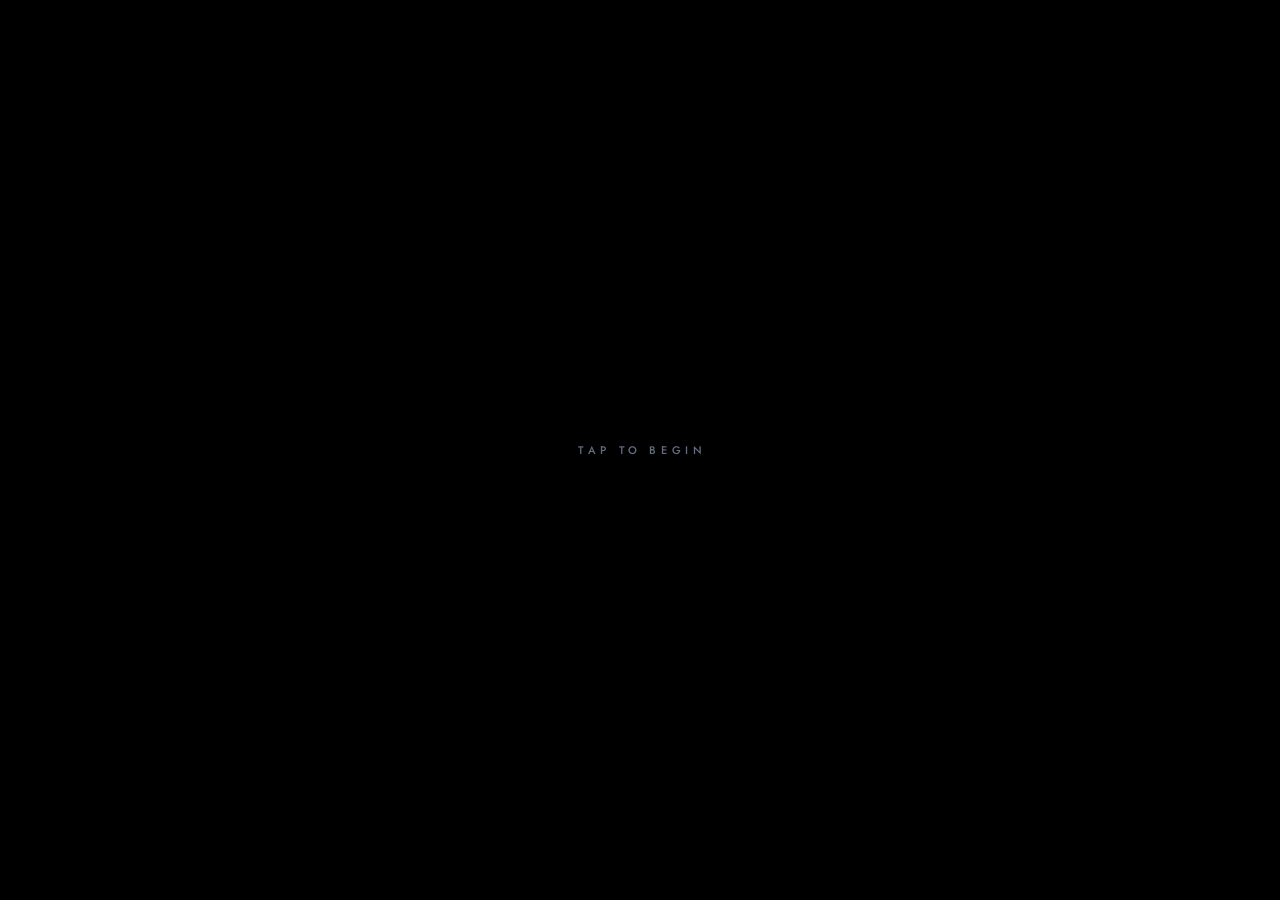
<file: index.html>
<!DOCTYPE html>
<html lang="en"><head><meta charset="utf-8">
<meta name="viewport" content="width=device-width,initial-scale=1,viewport-fit=cover">
<meta name="theme-color" content="#000000">
<title>SIDDUVERSE</title>
<link rel="stylesheet" href="https://fonts.googleapis.com/css2?family=Cormorant+Garamond:ital,wght@0,500;0,600;1,500&family=Jost:wght@400;500&display=swap">
<style>
*{box-sizing:border-box;-webkit-tap-highlight-color:transparent}
html,body{margin:0;height:100%;background:#000;overflow:hidden;color:#e8eeff;font-family:Jost,system-ui,sans-serif;overscroll-behavior:none;-webkit-user-select:none;user-select:none}
canvas{position:fixed;inset:0;width:100%;height:100%;display:block}
#tscrim{position:fixed;inset:0;pointer-events:none;opacity:0;transition:opacity 2.4s;background:linear-gradient(to bottom,rgba(2,5,16,0) 38%,rgba(2,5,16,.55) 66%,rgba(2,5,16,.35) 100%)}
#tscrim.on{opacity:1}
#title{position:fixed;left:0;right:0;top:41%;transform:translateY(-50%);text-align:center;padding:0 5%;pointer-events:none;opacity:0;transition:opacity 3.2s ease,top 2.6s cubic-bezier(.45,0,.2,1)}
#title.on{opacity:1}#title.up{top:14%}
#title h1{margin:0;font:500 clamp(28px,8.4vw,74px) "Cormorant Garamond",Georgia,serif;letter-spacing:.3em;text-indent:.3em;white-space:nowrap;color:#f2f5ff;text-shadow:0 0 28px rgba(2,5,16,.95),0 2px 8px rgba(2,5,16,.9),0 0 46px rgba(150,170,255,.25)}
#title p{margin:12px 0 0;font:italic 500 clamp(16px,4.4vw,23px) "Cormorant Garamond",Georgia,serif;letter-spacing:.04em;color:#cbd7ff;opacity:0;transition:opacity 2.8s ease 1.6s;text-shadow:0 0 18px rgba(2,5,16,.95),0 2px 6px rgba(2,5,16,.9)}
#title.on p{opacity:1}
#tx{position:fixed;left:0;right:0;top:58%;padding:0 9%;text-align:center;pointer-events:none;font:500 clamp(21px,5.6vw,32px)/1.45 "Cormorant Garamond",Georgia,serif;color:#f1f4ff;opacity:0;transition:opacity .7s ease;text-shadow:0 0 18px rgba(2,5,16,.95),0 2px 6px rgba(2,5,16,.9)}
#tx.on{opacity:1}#tx.slow{transition:opacity .9s ease}#tx.name{letter-spacing:.04em;text-shadow:0 0 18px rgba(2,5,16,.95),0 2px 6px rgba(2,5,16,.9),0 0 30px rgba(170,190,255,.45)}
#gate{position:fixed;left:0;right:0;top:50%;transform:translateY(-50%);text-align:center;font:500 11px Jost,sans-serif;letter-spacing:.42em;color:#b9c6ee;opacity:0;transition:opacity 1.6s;pointer-events:none;text-indent:.42em}
#gate.on{opacity:.55}
#begin{position:fixed;left:50%;bottom:calc(env(safe-area-inset-bottom,0px) + 11%);transform:translateX(-50%);padding:16px 30px;min-height:52px;border-radius:999px;border:1px solid rgba(200,214,255,.7);background:rgba(6,10,26,.55);backdrop-filter:blur(6px);-webkit-backdrop-filter:blur(6px);color:#e8eeff;font:500 13px Jost,sans-serif;letter-spacing:.3em;text-indent:.3em;white-space:nowrap;cursor:pointer;opacity:0;visibility:hidden;transition:opacity 1.8s,box-shadow .5s,visibility 0s 1.8s}
#begin.on{opacity:1;visibility:visible;transition:opacity 1.8s,box-shadow .5s;box-shadow:0 0 30px rgba(150,170,255,.28)}
#begin:hover{box-shadow:0 0 36px rgba(170,190,255,.45)}
:focus-visible{outline:2px solid #9fb4ff;outline-offset:4px}
#mute{position:fixed;top:calc(env(safe-area-inset-top,0px) + 14px);right:14px;z-index:5;width:40px;height:40px;border-radius:50%;border:1px solid rgba(160,185,230,.28);background:rgba(5,9,22,.45);color:rgba(223,230,242,.85);cursor:pointer;display:grid;place-items:center;padding:0;backdrop-filter:blur(6px);-webkit-backdrop-filter:blur(6px);opacity:0;transition:opacity 2s}
#mute.on{opacity:1}
#mute svg{width:19px;height:19px;fill:none;stroke:currentColor;stroke-width:1.4;stroke-linecap:round;stroke-linejoin:round}
#mute .slash{display:none}#mute.off .slash{display:block}#mute.off .wave{display:none}
#skip{position:fixed;top:calc(env(safe-area-inset-top,0px) + 14px);left:14px;z-index:5;height:40px;padding:0 14px;border-radius:20px;border:1px solid rgba(160,185,230,.25);background:rgba(5,9,22,.4);color:rgba(210,220,245,.75);font:500 10px Jost,sans-serif;letter-spacing:.26em;cursor:pointer;display:none}
#skip.on{display:block}
#orig{position:fixed;inset:0;width:100%;height:100%;border:0;background:#050b20;opacity:0;transition:opacity 2.2s ease;z-index:10;pointer-events:none}
#orig.on{opacity:1;pointer-events:auto}
@media (prefers-reduced-motion:reduce){#title{transition:opacity 1.2s ease,top 1s ease}}
</style></head>
<body>
<canvas id="c" aria-label="A distant spiral galaxy above a vast planet"></canvas>
<div id="tscrim"></div>
<div id="title"><h1>SIDDUVERSE</h1><p>A little world hidden in the stars.</p></div>
<div id="tx" aria-live="polite"></div>
<div id="gate">TAP TO BEGIN</div>
<button id="begin">INITIALISE JOURNEY</button>
<button id="skip" aria-label="Skip the opening">SKIP</button>
<button id="mute" aria-label="Sound on. Tap to mute"><svg viewBox="0 0 24 24" aria-hidden="true"><path d="M4 9.5v5h3.6L12 18.5v-13L7.6 9.5H4z"/><path class="wave" d="M15.5 9a4.2 4.2 0 0 1 0 6M18 6.5a8 8 0 0 1 0 11"/><path class="slash" d="M16 9.5l5 5M21 9.5l-5 5"/></svg></button>
<script>
(()=>{'use strict';
/* =====================================================================
   CONFIG — edit here
   ===================================================================== */
const CFG={
  ORIGIN_URL:'ORIGIN.html',          // the file/page that holds ORIGIN
  VOICE:[null,null,null,null,null,null], // optional: one audio file per transmission line, e.g. 'audio/line1.mp3'
  KEY:{seen:'sv_opening_seen',mute:'sv_mute'}
};
/* the exact approved transmission — do not edit without checking */
const LINES=[
 "Every journey has a beginning.",
 "And no explorer should have to discover an entire universe alone.",
 "Somewhere in this place, a companion is waiting.",
 "Her name is Juno.",
 "You’ll meet her when the time is right.",
 "For now, there’s somewhere you need to begin."
];
const IMG="[data-uri]";

/* ===================================================================== */
const $=id=>document.getElementById(id);
const wait=ms=>new Promise(r=>setTimeout(r,ms));
const R=matchMedia('(prefers-reduced-motion:reduce)').matches;
const K=R?.4:1;                                   // reduced-motion: everything ~2.5x quicker, no drifting stars
const clamp=(v,a,b)=>Math.max(a,Math.min(b,v));
const lerp=(a,b,t)=>a+(b-a)*t;
const ease=t=>t<.5?4*t*t*t:1-Math.pow(-2*t+2,3)/2;
const easeIn=t=>t*t*t;const lin=t=>t;
const ls={get(k){try{return localStorage.getItem(k)}catch(e){return null}},set(k,v){try{localStorage.setItem(k,v)}catch(e){}}};
const COARSE=matchMedia('(pointer:coarse)').matches;

/* ---------- tweens ---------- */
const TW=[];
function tween(o,to,ms,ez=ease){return new Promise(res=>{
  for(let i=TW.length;i--;)if(TW[i].o===o){const t=TW.splice(i,1)[0];t.res()}
  const from={};for(const k in to)from[k]=o[k];
  TW.push({o,from,to,t:0,d:Math.max(ms*K,1)/1000,ez,res})})}
function step(dt){for(let i=TW.length;i--;){const w=TW[i];w.t+=dt;const k=Math.min(1,w.t/w.d),e=w.ez(k);for(const p in w.to)w.o[p]=lerp(w.from[p],w.to[p],e);if(k>=1){TW.splice(i,1);w.res()}}}

/* ---------- scene ---------- */
const cv=$('c'),ctx=cv.getContext('2d',{alpha:false});
const IW=768,IH=1246;
const S={stars:0,img:0,mask:1,navy:0};
const camY={cy:IH*.34},camZ={z:1.0};
let W=0,H=0,DPR=1,vig=null,T=0,started=false,done=false;
const img=new Image();
const N=COARSE?150:240,ST=[];
(()=>{let s=12345;const r=()=>{s=(s*1664525+1013904223)>>>0;return s/4294967296};
 for(let i=0;i<N;i++)ST.push({a:r()*6.283,r:r()*Math.max(innerWidth,innerHeight)*.7,v:4+r()*26,z:.4+r()*1.2,ph:r()*6.28,sp:.5+r()*2});})();
function resize(){
  W=innerWidth;H=innerHeight;DPR=Math.min(devicePixelRatio||1,COARSE?1.25:1.5);
  cv.width=Math.round(W*DPR);cv.height=Math.round(H*DPR);ctx.setTransform(DPR,0,0,DPR,0,0);
  vig=document.createElement('canvas');vig.width=Math.max(2,Math.round(W/2));vig.height=Math.max(2,Math.round(H/2));
  const g=vig.getContext('2d'),w=vig.width,h=vig.height,gr=g.createRadialGradient(w/2,h/2,Math.min(w,h)*.35,w/2,h/2,Math.max(w,h)*.8);
  gr.addColorStop(0,'rgba(0,0,0,0)');gr.addColorStop(1,'rgba(0,0,0,.34)');g.fillStyle=gr;g.fillRect(0,0,w,h);
}
addEventListener('resize',resize);

function draw(dt){
  const s=Math.max(W/IW,H/IH)*camZ.z,sw=W/s,sh=H/s;
  const cy=clamp(camY.cy,sh/2,IH-sh/2),sx=clamp(IW/2-sw/2,0,Math.max(0,IW-sw)),sy=cy-sh/2;
  ctx.globalCompositeOperation='source-over';ctx.globalAlpha=1;ctx.fillStyle='#000';ctx.fillRect(0,0,W,H);
  // the galaxy and the planet (one approved image)
  if(S.img>.002&&img.complete&&img.naturalWidth){ctx.globalAlpha=S.img;try{ctx.drawImage(img,sx,sy,sw,sh,0,0,W,H)}catch(e){}ctx.globalAlpha=1}
  // the planet rises out of the dark
  if(S.mask>.002){const yb=(IH*.655-sy)*s,y0=yb-H*.14,g=ctx.createLinearGradient(0,y0,0,y0+H*.24);g.addColorStop(0,'rgba(0,0,0,0)');g.addColorStop(1,'rgba(0,0,0,1)');
    ctx.globalAlpha=S.mask;ctx.fillStyle=g;ctx.fillRect(0,y0,W,H*.24);ctx.fillStyle='#000';ctx.fillRect(0,y0+H*.24-1,W,H);ctx.globalAlpha=1}
  // stars drifting outward — the slow feeling of moving forward
  const vis=Math.floor(S.stars*N),cx0=W/2,cy0=H*.46,maxR=Math.hypot(W,H)*.55;
  ctx.fillStyle='#dfe9ff';
  for(let i=0;i<vis;i++){const t=ST[i];if(!R&&dt)t.r+=t.v*t.z*dt*(1+Math.min(T,60)/50);if(t.r>maxR)t.r=2+Math.random()*30;
    const x=cx0+Math.cos(t.a)*t.r,y=cy0+Math.sin(t.a)*t.r,fi=clamp(t.r/60,0,1),tw=.6+.4*Math.sin(T*t.sp+t.ph);
    ctx.globalAlpha=Math.min(1,(S.stars*1.4-i/N))*fi*tw*.8;const sz=.5+t.z*.9+t.r/maxR*.9;ctx.fillRect(x-sz/2,y-sz/2,sz,sz)}
  ctx.globalAlpha=1;
  ctx.drawImage(vig,0,0,W,H);
  if(S.navy>.002){ctx.globalAlpha=S.navy;ctx.fillStyle='#050b20';ctx.fillRect(0,0,W,H);ctx.globalAlpha=1}
}
let last=performance.now(),raf=0;
function frame(now){
  raf=requestAnimationFrame(frame);
  if(document.hidden){last=now;return}
  const dt=Math.min((now-last)/1000,.05);last=now;T+=dt;step(dt);draw(dt);
}
document.addEventListener('visibilitychange',()=>{last=performance.now();if(AC)document.hidden?AC.suspend().catch(()=>{}):AC.resume().catch(()=>{})});

/* ---------- audio: low rumble, faint ambience, one soft swell. All optional. ---------- */
let AC=null,master=null,rumG=null,subG=null,padG=null,muted=ls.get(CFG.KEY.mute)==='1',astarted=false,voiceEl=null;
function setMuteUI(){const b=$('mute');b.classList.toggle('off',muted);b.setAttribute('aria-label',muted?'Sound off. Tap to unmute':'Sound on. Tap to mute')}
setMuteUI();
function audioStart(){
  if(astarted){if(AC&&AC.state==='suspended')AC.resume().catch(()=>{});return}
  astarted=true;
  try{
    AC=new(window.AudioContext||window.webkitAudioContext)();master=AC.createGain();master.gain.value=muted?0:1;master.connect(AC.destination);
    const len=AC.sampleRate*4,buf=AC.createBuffer(1,len,AC.sampleRate),d=buf.getChannelData(0);let l=0;for(let i=0;i<len;i++){l=(l+.02*(Math.random()*2-1))/1.02;d[i]=l*3.5}
    const ns=AC.createBufferSource();ns.buffer=buf;ns.loop=true;const lp=AC.createBiquadFilter();lp.type='lowpass';lp.frequency.value=110;lp.Q.value=.7;
    rumG=AC.createGain();rumG.gain.value=0;ns.connect(lp);lp.connect(rumG);rumG.connect(master);ns.start();
    const sub=AC.createOscillator();sub.type='sine';sub.frequency.value=41;subG=AC.createGain();subG.gain.value=0;sub.connect(subG);subG.connect(master);sub.start();
    const lfo=AC.createOscillator(),lg=AC.createGain();lfo.frequency.value=.07;lg.gain.value=.02;lfo.connect(lg);lg.connect(subG.gain);lfo.start();
    const pl=AC.createBiquadFilter();pl.type='lowpass';pl.frequency.value=1100;padG=AC.createGain();padG.gain.value=0;pl.connect(padG);padG.connect(master);
    [[220,0],[329.6,4],[440,-5],[554.4,3]].forEach(([f,dt],i)=>{const o=AC.createOscillator();o.type='sine';o.frequency.value=f;o.detune.value=dt;const g=AC.createGain();g.gain.value=i?.35:.6;o.connect(g);g.connect(pl);o.start()});
    const t=AC.currentTime;rumG.gain.setTargetAtTime(.55,t,2.2);subG.gain.setTargetAtTime(.1,t,2.6);
  }catch(e){AC=null}
}
function rumbleSettle(){if(!AC)return;const t=AC.currentTime;rumG.gain.setTargetAtTime(.2,t,3);subG.gain.setTargetAtTime(.05,t,3)}
function padUp(){if(!AC)return;padG.gain.setTargetAtTime(.02,AC.currentTime,3)}
function swell(){if(!AC)return;const t=AC.currentTime;padG.gain.setTargetAtTime(.05,t,.9);rumG.gain.setTargetAtTime(.45,t,.9);setTimeout(()=>{if(AC&&padG){padG.gain.setTargetAtTime(0,AC.currentTime,1.2);rumG.gain.setTargetAtTime(0,AC.currentTime,1.2);subG.gain.setTargetAtTime(0,AC.currentTime,1.2)}},2600)}
$('mute').onclick=e=>{e.stopPropagation();audioStart();muted=!muted;ls.set(CFG.KEY.mute,muted?'1':'0');setMuteUI();if(master)master.gain.setTargetAtTime(muted?0:1,AC.currentTime,.12);if(voiceEl)voiceEl.muted=muted};
function playVoice(i){const src=CFG.VOICE[i];if(!src||muted)return Promise.resolve();return new Promise(res=>{try{const a=new Audio(src);voiceEl=a;a.onended=a.onerror=()=>res();a.play().catch(()=>res())}catch(e){res()}})}

/* ---------- input ---------- */
let tapWaiters=[];
addEventListener('pointerdown',e=>{if(e.target.closest&&e.target.closest('#mute,#skip,#begin'))return;audioStart();const w=tapWaiters;tapWaiters=[];w.forEach(f=>f())});
addEventListener('keydown',e=>{if(e.key==='Enter'||e.key===' '){if(document.activeElement&&document.activeElement.tagName==='BUTTON')return;audioStart();const w=tapWaiters;tapWaiters=[];w.forEach(f=>f());if(started&&$('begin').classList.contains('on')){e.preventDefault();begin()}}});
const nextTap=()=>new Promise(r=>tapWaiters.push(r));
const sleepOrTap=ms=>Promise.race([wait(ms*K),nextTap()]);

/* ---------- the sequence ---------- */
async function run(){
  const g=$('gate');
  await wait(700);g.classList.add('on');
  await Promise.race([nextTap(),wait(7000)]);          // a tap starts with sound; otherwise it begins silently
  g.classList.remove('on');started=true;
  if(ls.get(CFG.KEY.seen)==='1')$('skip').classList.add('on');
  await wait(700*K);$('mute').classList.add('on');
  // PHASE 01 — the first sight (no text)
  tween(S,{stars:1},4200,lin);
  tween(camZ,{z:1.14},40000,lin);
  tween(camY,{cy:IH*.62},20000,ease);
  await wait(1500*K);padUp();
  tween(S,{img:1},5600);
  await wait(2900*K);
  tween(S,{mask:0},5400);
  await wait(5400*K);rumbleSettle();
  await wait(4200*K);                                   // let the reveal breathe
  if(done)return;
  // PHASE 02 — the title, inside the scene
  $('title').classList.add('on');
  await wait(3400*K);
  if(done)return;
  // PHASE 03 — the first transmission
  $('title').classList.add('up');$('tscrim').classList.add('on');
  await wait(1500*K);
  const tx=$('tx');
  for(let i=0;i<LINES.length&&!done;i++){
    tx.textContent=LINES[i];tx.className=(i===3?'name ':'')+'on';
    const hold=clamp(LINES[i].length*38,1400,2800)+(i===3?400:0);
    await Promise.all([sleepOrTap(750+hold),playVoice(i)]);
    tx.classList.remove('on');await wait(650*K);
  }
  if(done)return;
  // PHASE 04 — initialise journey
  await wait(300*K);$('begin').classList.add('on');$('begin').focus({preventScroll:true});
}

/* ---------- hand-off into ORIGIN: one continuous dive, no loading screen ---------- */
async function begin(){
  if(done)return;done=true;audioStart();ls.set(CFG.KEY.seen,'1');tapWaiters=[];
  $('begin').classList.remove('on');$('skip').classList.remove('on');
  $('tx').classList.remove('on');$('title').classList.remove('on');$('tscrim').classList.remove('on');
  swell();
  tween(S,{mask:0},300);
  tween(camZ,{z:Math.max(camZ.z,2.4)},4400,easeIn);tween(camY,{cy:IH*.86},4400,ease);
  const t0=performance.now();let loaded=false;
  const url=CFG.ORIGIN_URL;
  let fr=null;
  if(url){fr=document.createElement('iframe');fr.id='orig';fr.title='ORIGIN';fr.setAttribute('allow','autoplay');fr.onload=()=>{loaded=true};fr.src=url+(url.indexOf('?')<0?'?':'&')+'hold';document.body.appendChild(fr)}
  await wait(1900*K);tween(S,{navy:1},2300*K);
  await wait(2500*K);
  try{dispatchEvent(new CustomEvent('sidduverse:begin',{detail:{planet:'origin'}}));parent!==window&&parent.postMessage({type:'sidduverse:begin',planet:'origin'},'*')}catch(e){}
  if(!fr)return;
  const t1=performance.now();while(!loaded&&performance.now()-t0<12000)await wait(100);
  if(!loaded){location.href=url;return}
  fr.classList.add('on');try{fr.contentWindow.postMessage({type:'sidduverse:go'},'*')}catch(e){}
  await wait(2400);
  cancelAnimationFrame(raf);cv.style.display='none';$('tscrim').style.display='none';$('mute').style.display='none';
  try{fr.focus()}catch(e){}
}
$('begin').onclick=begin;$('skip').onclick=begin;

/* ---------- boot ---------- */
function boot(){
  resize();
  img.src=IMG;
  img.decode&&img.decode().catch(()=>{});
  raf=requestAnimationFrame(t=>{last=t;frame(t)});
  run();
}
window.__op={get t(){return T},get done(){return done},S,camZ,camY,LINES};
boot();
})();
</script>
</body></html>
</file>
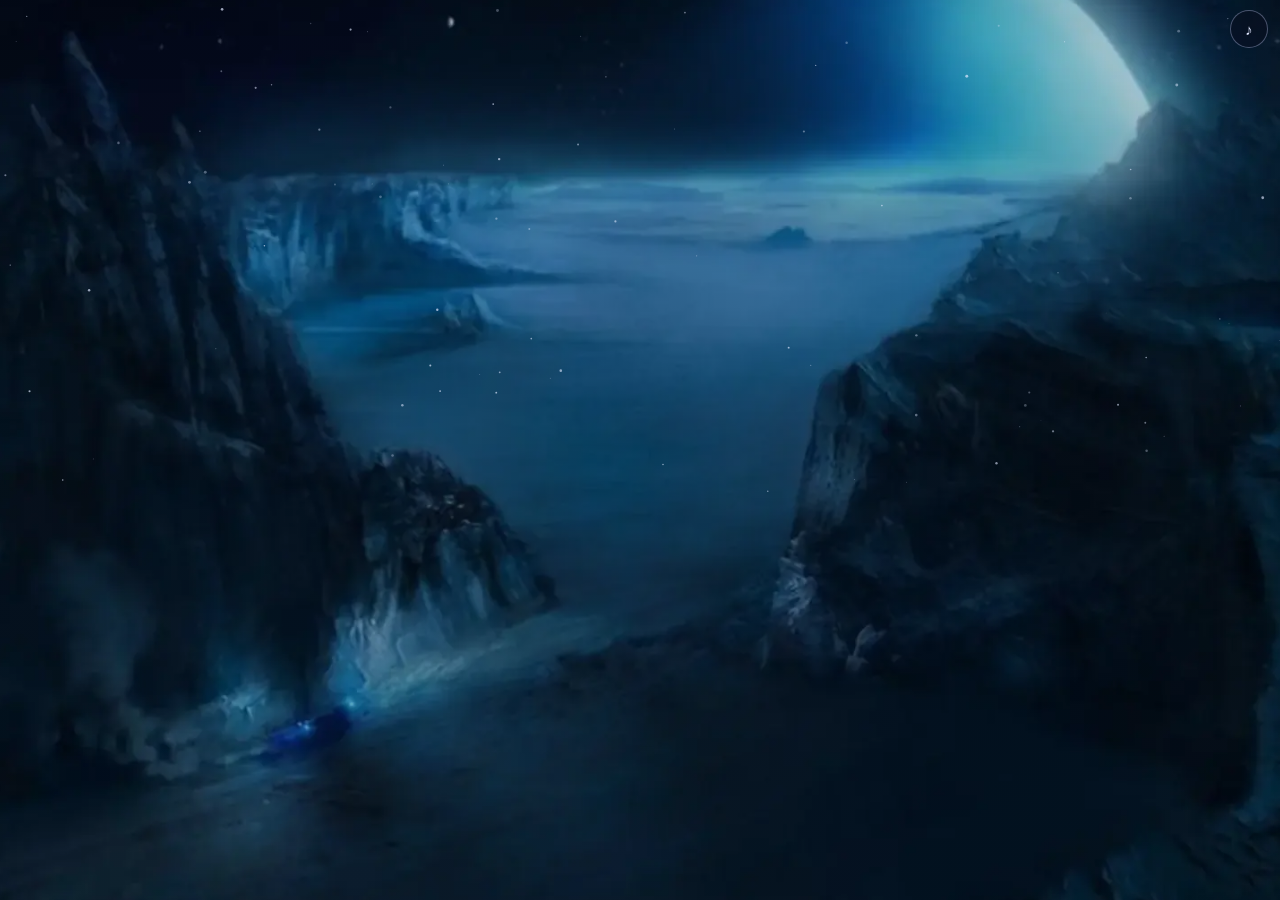
<file: NOVA.html>
<!DOCTYPE html><html lang="en"><head><meta charset="utf-8"><meta name="viewport" content="width=device-width,initial-scale=1,viewport-fit=cover"><title>NOVA — The Final World</title>
<link href="https://fonts.googleapis.com/css2?family=Cormorant+Garamond:ital,wght@0,500;0,600;1,500&family=Jost:wght@400;500&display=swap" rel="stylesheet">
<style>
*{box-sizing:border-box;-webkit-tap-highlight-color:transparent}html,body{margin:0;height:100%;background:#04060f;overflow:hidden;color:#e6ecff;font-family:Jost,system-ui,sans-serif}
#bg{position:fixed;inset:-4%;background:center/cover;transition:transform 3s ease-in-out,opacity 2.5s;opacity:0;transform:scale(1)}
#scrim{position:fixed;inset:0;pointer-events:none;background:radial-gradient(ellipse at 50% 48%,rgba(3,6,18,.5),rgba(3,6,18,.18) 72%)}
#cv{position:fixed;inset:0;width:100%;height:100%}
#txt,#title{position:fixed;left:0;right:0;text-align:center;padding:0 9%;font-family:"Cormorant Garamond",serif;pointer-events:none}
#txt{top:50%;transform:translateY(-50%);font-size:clamp(22px,5.4vw,34px);line-height:1.5;opacity:0;transition:opacity 1.6s}
#txt b{font-weight:600;color:#fff}#txt i{color:#cfd6ff}#txt .big{display:block;margin-top:14px;font-size:1.2em;color:#fff;text-shadow:0 0 22px #9fb4ff}
#title{top:38%;opacity:0;transition:opacity 2s}#title h1{margin:0;font-size:clamp(46px,14vw,92px);letter-spacing:.3em;font-weight:500;text-indent:.3em}#title p{margin:10px 0 0;font-style:italic;font-size:clamp(18px,4.4vw,24px);color:#b9c4f0}
#kick{position:fixed;left:0;right:0;top:max(14%,calc(env(safe-area-inset-top) + 56px));text-align:center;padding:0 8%;font-size:12px;letter-spacing:.34em;line-height:1.9;color:#aebcf2;opacity:0;transition:opacity 1.4s;pointer-events:none}#kick.bd{font-family:"Cormorant Garamond",serif;font-size:clamp(26px,7vw,40px);letter-spacing:.06em;color:#fff;text-shadow:0 0 24px #9fb4ff}
#hint{position:fixed;left:0;right:0;bottom:calc(9% + env(safe-area-inset-bottom));text-align:center;font-size:12px;letter-spacing:.3em;text-transform:uppercase;color:#cfd8ff;opacity:0;transition:opacity 1s;pointer-events:none}
#lab{position:fixed;left:0;right:0;top:30%;text-align:center;opacity:0;transition:opacity 1.4s;pointer-events:none;letter-spacing:.28em;font-size:13px}#lab b{display:block;font-size:17px;margin-bottom:8px;color:#fff}
#glow{position:fixed;inset:0;background:radial-gradient(circle at 50% 42%,#fff 0,#dfe8ff 30%,#9fb0ff 70%);opacity:0;pointer-events:none}
#name{position:fixed;left:0;right:0;top:34%;text-align:center;pointer-events:none;font-family:"Cormorant Garamond",serif;font-weight:600;font-size:clamp(44px,15vw,96px);letter-spacing:.14em;text-indent:.14em;white-space:nowrap}
#name span{display:inline-block;opacity:0;filter:blur(14px);transform:translateY(10px) scale(1.15);transition:all 2.2s cubic-bezier(.2,.7,.2,1);background:linear-gradient(#fff,#b8c6ff);-webkit-background-clip:text;background-clip:text;color:transparent;text-shadow:0 0 30px rgba(150,170,255,.35)}
#name span.on{opacity:1;filter:none;transform:none}#name .gap{width:.5em}
#sub{position:fixed;left:0;right:0;top:calc(34% + clamp(70px,22vw,130px));text-align:center;letter-spacing:.34em;font-size:12px;opacity:0;transition:opacity 2.5s;color:#cfd8ff;pointer-events:none}
#juno{position:fixed;left:50%;bottom:calc(26% + env(safe-area-inset-bottom));width:clamp(86px,24vw,130px);transform:translate(-50%,16px);opacity:0;transition:all 1.6s;pointer-events:none;filter:drop-shadow(0 0 22px rgba(255,214,120,.55))}#juno.on{opacity:1;transform:translate(-50%,0);animation:fl 5s ease-in-out infinite}
@keyframes fl{50%{translate:0 -8px}}
#bub{position:fixed;left:50%;bottom:calc(3% + env(safe-area-inset-bottom));width:min(92%,520px);transform:translateX(-50%);padding:16px 18px;border:1px solid rgba(190,205,255,.25);border-radius:16px;background:rgba(8,12,30,.78);backdrop-filter:blur(6px);font-size:clamp(15px,4vw,18px);line-height:1.5;opacity:0;pointer-events:none;transition:opacity .6s;min-height:84px}#bub.on{opacity:1;pointer-events:auto}#bub.em{color:#fff;text-shadow:0 0 16px #a8b8ff;font-family:"Cormorant Garamond",serif;font-size:clamp(19px,5vw,24px)}
#bub small{display:block;margin-top:6px;text-align:right;font-size:10px;letter-spacing:.25em;color:#8d9bd0}
#logw{position:fixed;left:50%;top:max(4%,env(safe-area-inset-top));width:min(94%,520px);transform:translateX(-50%);opacity:0;pointer-events:none;transition:opacity 1.2s;z-index:3}#logw.on{opacity:1}#logw.hub{pointer-events:auto}
#logw h2{margin:0 0 6px;text-align:center;font-size:12px;letter-spacing:.4em;font-weight:500;color:#cfd8ff}
#cd{text-align:center;margin-bottom:12px;min-height:66px}#cd .k{font-size:9px;letter-spacing:.42em;color:#8d9bd0}#cd .n{font-family:"Cormorant Garamond",serif;font-size:17px;letter-spacing:.14em;color:#e6ecff;margin:3px 0 6px}#cd .t{display:flex;justify-content:center;gap:14px}#cd .t div{min-width:44px}#cd .t b{display:block;font-family:"Cormorant Garamond",serif;font-weight:500;font-size:24px;line-height:1;color:#dfe7ff;font-variant-numeric:tabular-nums}#cd .t i{font-style:normal;font-size:8px;letter-spacing:.3em;color:#7f8fc4}#cd .done{font-family:"Cormorant Garamond",serif;font-size:16px;letter-spacing:.1em;color:#ffe3a6;padding-top:8px}
.card{position:relative;display:flex;align-items:center;gap:14px;padding:10px 14px;margin-bottom:10px;border:1px solid rgba(190,205,255,.16);border-radius:12px;background:rgba(8,12,30,.72);backdrop-filter:blur(5px);overflow:hidden;transition:border-color 1s,box-shadow 1s,opacity 1s;opacity:.78}
.card.un{opacity:1;border-color:rgba(255,224,160,.5);cursor:pointer}.card.un:hover{box-shadow:0 0 18px rgba(255,224,160,.14)}
.card svg{flex:none;width:64px;height:46px;overflow:visible}.card .tx{min-width:0}
.card h3{margin:0;font-family:"Cormorant Garamond",serif;font-size:20px;letter-spacing:.14em;font-weight:600}.card .d{font-size:10px;letter-spacing:.24em;color:#aeb9e8;margin:2px 0 4px}.card .s{font-size:9px;letter-spacing:.32em;color:#9aa6d4}.card.un .s{color:#ffe3a6}
.card .bd{fill:#141b36;stroke:#8fa0d6;stroke-opacity:.55}.card.un .bd{stroke:#e8cf94;stroke-opacity:.8}
.card .fl{fill:#1b2446;stroke:#8fa0d6;stroke-opacity:.55;transform-origin:32px 12px;transition:transform 1.1s cubic-bezier(.5,0,.2,1),fill 1s}.card.un .fl{transform:scaleY(-1);fill:#222b52;stroke:#e8cf94;stroke-opacity:.8}
.card .pp{fill:#e9e4d4;opacity:0;transform:translateY(0);transition:opacity .8s .5s,transform 1s .6s}.card.un .pp{opacity:.9;transform:translateY(-5px)}
.card .sl{fill:#b9a574;stroke:#e9dcb2;stroke-opacity:.6;transition:opacity .9s,transform .9s;transform-origin:32px 21px}.card.un .sl{opacity:0;transform:scale(.4)}
.card::after{content:"";position:absolute;top:0;bottom:0;left:-40%;width:35%;background:linear-gradient(100deg,transparent,rgba(255,240,205,.16),transparent);opacity:0;pointer-events:none}
.card.opening::after{animation:sw 1.7s ease-out .7s}@keyframes sw{0%{left:-40%;opacity:1}100%{left:110%;opacity:1}}
.card.shake{animation:sh .4s}@keyframes sh{25%{transform:translateX(-4px)}75%{transform:translateX(4px)}}
#ltr{position:fixed;inset:0;z-index:6;background:#03050d;display:none;overflow:auto;-webkit-overflow-scrolling:touch}#ltr.on{display:block}
#ltr .bar{position:sticky;top:0;display:flex;justify-content:space-between;align-items:center;padding:14px 64px 14px 18px;background:linear-gradient(rgba(3,5,13,1),rgba(3,5,13,.85));z-index:1}#ltr .bar span{font-size:10px;letter-spacing:.4em;color:#7f8fc4}
#ltr .pg{max-width:620px;margin:0 auto;padding:18px 24px calc(60px + env(safe-area-inset-bottom));font-family:"Cormorant Garamond",serif;font-size:clamp(19px,4.8vw,22px);line-height:1.75;color:#e4e9fb}
#ltr h1{margin:10px 0 6px;text-align:center;font-weight:600;font-size:clamp(26px,7vw,34px);letter-spacing:.2em}#ltr .sub{text-align:center;font-family:Jost,sans-serif;font-size:11px;letter-spacing:.32em;color:#e8cf94;margin-bottom:34px}#ltr .bd2{white-space:pre-wrap}#ltr .bk{display:block;margin:40px auto 0}
#ltr button,.btn{font:inherit;font-family:Jost,sans-serif;font-size:12px;letter-spacing:.3em;color:#fff;background:rgba(120,140,230,.18);border:1px solid rgba(200,212,255,.5);border-radius:30px;padding:13px 22px;cursor:pointer}
#end{position:fixed;left:0;right:0;bottom:calc(8% + env(safe-area-inset-bottom));display:flex;flex-direction:column;align-items:center;gap:12px;opacity:0;pointer-events:none;transition:opacity 1.5s;z-index:4}#end.on{opacity:1;pointer-events:auto}
#mute{position:fixed;top:calc(10px + env(safe-area-inset-top));right:12px;z-index:8;width:38px;height:38px;border-radius:50%;border:1px solid rgba(200,212,255,.35);background:rgba(8,12,30,.5);color:#dfe6ff;font-size:15px}
#fade{position:fixed;inset:0;background:#04060f;opacity:1;transition:opacity 2.4s;pointer-events:none;z-index:9}
</style></head><body>
<div id="bg"></div><div id="scrim"></div><canvas id="cv"></canvas>
<div id="title"><h1>NOVA</h1><p>The final world.</p></div><div id="txt"></div><div id="kick"></div><div id="lab"></div><div id="hint"></div>
<div id="name"></div><div id="sub">THE UNIVERSE IS COMPLETE.</div><div id="glow"></div>
<div id="logw"><h2>CAPTAIN’S LOG</h2><div id="cd"></div><div id="cards"></div></div>
<img id="juno" alt=""><div id="bub"></div><div id="end"></div><div id="ltr"></div>
<button id="mute" aria-label="Mute">♪</button><div id="fade"></div>
<script>
(()=>{'use strict';
const $=id=>document.getElementById(id),wait=ms=>new Promise(r=>setTimeout(r,ms));
const ls={get(k){try{return localStorage.getItem(k)}catch(e){return null}},set(k,v){try{localStorage.setItem(k,v)}catch(e){}}};
const K={nova:'sv_nova',log:'sv_nova_log',mute:'sv_mute'};
const BGL="[data-uri]",BGP="[data-uri]",JUNO={"calm": "[data-uri]", "playful": "[data-uri]", "surprised": "[data-uri]", "warm": "[data-uri]", "proud": "[data-uri]", "blink": "[data-uri]"};
const MSG=[
{h:"NOVA — THE FINAL TRANSMISSION<br>UNIVERSE STATUS: COMPLETE",l:["Well, Captain…","You made it all the way here.","Four worlds, a few discoveries, some unexpected signals and quite a journey.","Not bad at all.","We hope you enjoyed your little adventure."]},
{h:"PERSONALITY REPORT: UNDER REVIEW",l:["Before you leave, there's something worth mentioning.","You have quite a way of doing things your own way. Sometimes serious, sometimes stubborn, occasionally impossible to figure out…","But that's part of what makes you, you.","And honestly, this universe wouldn't be quite the same without its Captain."]},
{h:"ORIGIN OF THIS UNIVERSE: IDENTIFIED",l:["You might be wondering who put all this together.","Well, it wasn't the stars.","It wasn't some distant civilisation.","And definitely not an actual space agency.","It was someone who wanted to make your birthday a little different this year.","Someone who remembered a few little things, held on to some memories and decided to turn them into an entire universe.","**That someone was me.**"]},
{h:"HAPPY BIRTHDAY, SIDDUUUU! 🎂❤️",cls:"bd",l:["I hope this year brings you closer to everything you've been working towards.","More places to see, more things to try, more reasons to be proud of yourself…","And plenty of moments where you can just sit back and think, *yeah, life is good.*","I hope you enjoy this year, not just rush through it.","**You deserve some really good days ahead.** ✨"]},
{h:"TRANSMISSION ENDING",l:["Well, that's my little universe for you.","I hope you had fun exploring it. And I hope you liked the little things hidden along the way.","Keep exploring, Sidduuuu.","There's still so much out there waiting for you."]}];
/* ---- Letters stay out of this file. Add letters/afterglow.txt etc. on each birthday. ---- */
const LET=[
{id:'afterglow',t:'AFTERGLOW',lab:'09 NOVEMBER 2027',ts:Date.parse('2027-11-09T00:00:00+05:30'),src:'letters/afterglow.txt'},
{id:'echoes',t:'ECHOES',lab:'09 NOVEMBER 2028',ts:Date.parse('2028-11-09T00:00:00+05:30'),src:'letters/echoes.txt'},
{id:'archive',t:'THE ARCHIVE',lab:'09 NOVEMBER 2029',ts:Date.parse('2029-11-09T00:00:00+05:30'),src:'letters/archive.txt'}];
const J1=["Well, Captain Sid… now you see what those four fragments were leading to!","Each star came from a world you explored. Together, they formed SIDD.","But there was one last star waiting to be lit.","And that was the piece that completed it all.","SIDD + U = SIDDU.","Because this universe was created around one person. Every little detail, every world, every fragment led back to you.","Every universe has one missing piece. In this one, it was always you."];
const J2=["Well, Captain Sid… before we finish this little adventure, there's something else I want to show you.","You didn't think this was the last surprise, did you?"];
const J3=["There's a little something stored in the Captain's Log.","Three sealed messages, each saved for a different birthday.","They're not meant to be opened today. Each has its own special date."];
const J4=["The first one is called AFTERGLOW.","It'll be waiting for you on your birthday in 2027.","By then, you'll be approaching the end of your college journey. I wonder how different everything will feel by then… the familiar faces, everyday routines and all those little moments that might soon become memories."];
const J5=["The next one is ECHOES.","This one's for 2028.","By then, college will be behind you, and you'll probably be busy figuring out a whole new chapter of life.","New places, new responsibilities, new experiences… and perhaps a few old memories finding their way back to you."];
const J6=["And finally, there's THE ARCHIVE.","A little message saved for 2029.","By then, it'll have been a year since your college chapter came to an end.","I suppose this one's a little different. A final collection of thoughts, memories and little things worth holding on to."];
const J7=["Each message will unlock on its own birthday.","Until then, they'll stay sealed here in the Captain's Log.","And once a message is unlocked, it'll always be yours to revisit.","So you can come back whenever you feel like taking a little trip down memory lane."];
const J8=["Well, Captain Sid… I think that's everything for today.","Four worlds explored, four fragments recovered, and one little universe finally brought together.","But don't forget, there are still three messages waiting for their time.","I'll keep them safe for you.","Until our next adventure, keep exploring!"];
const esc=s=>s.replace(/&/g,'&amp;').replace(/</g,'&lt;');const fmt=s=>esc(s).replace(/\*\*(.+?)\*\*/g,'<b>$1</b>').replace(/\*(.+?)\*/g,'<i>$1</i>');
/* audio */
let ac=null;const muted=()=>ls.get(K.mute)==='1';
function tone(f,d,v,t0){if(muted())return;try{ac=ac||new (window.AudioContext||window.webkitAudioContext)();const t=ac.currentTime+(t0||0),o=ac.createOscillator(),g=ac.createGain();o.type='sine';o.frequency.value=f;g.gain.setValueAtTime(0,t);g.gain.linearRampToValueAtTime(v,t+.08);g.gain.exponentialRampToValueAtTime(.0001,t+d);o.connect(g).connect(ac.destination);o.start(t);o.stop(t+d)}catch(e){}}
const sfx={frag:()=>[523,659,784,1047].forEach((f,i)=>tone(f,2.4,.03,i*.18)),star:()=>tone(880,2,.025),swell:()=>[196,293,392,494,587,784].forEach((f,i)=>tone(f,6,.03,i*.5)),tap:()=>tone(660,.5,.02)};
$('mute').textContent=muted()?'✕':'♪';$('mute').onclick=()=>{ls.set(K.mute,muted()?'0':'1');$('mute').textContent=muted()?'✕':'♪'};
addEventListener('pointerdown',()=>{try{ac=ac||new (window.AudioContext||window.webkitAudioContext)();if(ac.state==='suspended')ac.resume()}catch(e){}},true);
/* stage */
const cv=$('cv'),cx=cv.getContext('2d');let W,H,dpr;const R=matchMedia('(prefers-reduced-motion:reduce)').matches;
function size(){dpr=Math.min(1.5,devicePixelRatio||1);W=innerWidth;H=innerHeight;cv.width=W*dpr;cv.height=H*dpr;cx.setTransform(dpr,0,0,dpr,0,0);$('bg').style.backgroundImage='url('+(H>W?BGP:BGL)+')'}
addEventListener('resize',size);size();
const tw=Array.from({length:90},(_,i)=>({x:Math.random(),y:Math.random()*.55,p:Math.random()*6,s:Math.random()*1.2+.3}));
const S={ring:0,z:1,fr:0,frx:0,fry:0,frs:1,fra:0,shards:[],st:[],ringDim:1,flash:0,rings:[],link:0};
const tween=(o,k,to,ms)=>new Promise(r=>{const a=o[k],t0=performance.now();(function f(t){const p=Math.min(1,(t-t0)/ms),e=p<.5?4*p*p*p:1-Math.pow(-2*p+2,3)/2;o[k]=a+(to-a)*e;p<1?requestAnimationFrame(f):r()})(t0)});
function star(x,y,r,a,c){cx.save();cx.translate(x,y);cx.globalAlpha=a;const g=cx.createRadialGradient(0,0,0,0,0,r*3.2);g.addColorStop(0,'rgba(235,240,255,.9)');g.addColorStop(.25,'rgba(170,190,255,.35)');g.addColorStop(1,'rgba(150,170,255,0)');cx.fillStyle=g;cx.beginPath();cx.arc(0,0,r*3.2,0,7);cx.fill();cx.fillStyle=c||'#fff';cx.beginPath();for(let i=0;i<8;i++){const rr=i%2?r*.28:r,an=i*Math.PI/4-Math.PI/2;cx.lineTo(Math.cos(an)*rr,Math.sin(an)*rr)}cx.closePath();cx.fill();cx.restore()}
const ringC=()=>({x:W/2,y:H*.5,r:Math.min(W*.24,H*.2)*S.z});
function ringGap(){const c=ringC(),a=-Math.PI/3;return{x:c.x+Math.cos(a)*c.r,y:c.y+Math.sin(a)*c.r}}
function draw(t){cx.clearRect(0,0,W,H);t/=1000;
for(const s of tw){cx.globalAlpha=.25+.45*Math.abs(Math.sin(t*.8+s.p));cx.fillStyle='#dfe8ff';cx.beginPath();cx.arc(s.x*W,s.y*H,s.s,0,7);cx.fill()}
if(S.ring>0){const c=ringC(),a0=-Math.PI/3+.5,a1=-Math.PI/3-.5+Math.PI*2;cx.save();cx.globalAlpha=S.ring*S.ringDim;cx.lineCap='round';const g=cx.createLinearGradient(c.x-c.r,c.y-c.r,c.x+c.r,c.y+c.r);g.addColorStop(0,'#f4f7ff');g.addColorStop(.5,'#8d9ccc');g.addColorStop(1,'#e2e9ff');cx.strokeStyle=g;cx.lineWidth=c.r*.11;cx.shadowColor='rgba(170,190,255,.8)';cx.shadowBlur=26;cx.beginPath();cx.arc(c.x,c.y,c.r,a0,a1);cx.stroke();cx.shadowBlur=0;cx.lineWidth=2;cx.globalAlpha*=.5;cx.beginPath();cx.arc(c.x,c.y,c.r*.82,a0,a1);cx.stroke();cx.restore()}
if(S.fra>0){const g=ringGap(),p=1+.15*Math.sin(t*3),x=S.fr?S.frx:g.x,y=S.fr?S.fry:g.y;cx.save();cx.globalAlpha=S.fra;cx.translate(x,y);cx.rotate(S.fr?t*2:.4);const gg=cx.createRadialGradient(0,0,0,0,0,40*S.frs*p);gg.addColorStop(0,'rgba(255,240,200,.9)');gg.addColorStop(1,'rgba(255,220,150,0)');cx.fillStyle=gg;cx.beginPath();cx.arc(0,0,40*S.frs*p,0,7);cx.fill();cx.fillStyle='#fff3cf';cx.beginPath();cx.moveTo(0,-13*S.frs);cx.lineTo(8*S.frs,0);cx.lineTo(0,13*S.frs);cx.lineTo(-8*S.frs,0);cx.fill();cx.restore()}
for(const s of S.shards){cx.save();cx.globalAlpha=s.a;cx.translate(s.x,s.y);cx.rotate(t*2+s.i);cx.fillStyle=s.c;cx.shadowColor=s.c;cx.shadowBlur=18;cx.beginPath();cx.moveTo(0,-11);cx.lineTo(7,0);cx.lineTo(0,11);cx.lineTo(-7,0);cx.fill();cx.restore()}
if(S.link>0&&S.st.length>4){cx.save();cx.globalAlpha=S.link*.5;cx.strokeStyle='#cfd8ff';cx.lineWidth=1;cx.beginPath();S.st.forEach((s,i)=>i?cx.lineTo(s.x,s.y):cx.moveTo(s.x,s.y));cx.stroke();cx.restore()}
for(const s of S.st)star(s.x,s.y+Math.sin(t*1.5+s.i)*3,s.r*(1+.08*Math.sin(t*2+s.i)),s.a);
for(const r of S.rings){cx.save();cx.globalAlpha=r.a;cx.strokeStyle='#e8eeff';cx.lineWidth=2;cx.beginPath();cx.arc(r.x,r.y,r.r,0,7);cx.stroke();cx.restore()}
requestAnimationFrame(draw)}requestAnimationFrame(draw);
/* input */
let waiters=[];addEventListener('pointerdown',e=>{waiters=waiters.filter(w=>{if(w.hit(e.clientX,e.clientY)){w.res();return false}return true})});
const tap=hit=>new Promise(res=>waiters.push({hit:hit||(()=>true),res}));
const near=(f,m)=>(x,y)=>{const p=f();return Math.hypot(x-p.x,y-p.y)<(m||60)};
/* ui helpers */
const hint=t=>{$('hint').textContent=t||'';$('hint').style.opacity=t?1:0};
async function line(html,ms,cls,gap){const e=$('txt');e.innerHTML=html;e.className=cls||'';e.style.opacity=1;await Promise.race([wait(ms),tap()]);e.style.opacity=0;await wait(gap||900)}
async function say(arr,gap){for(const s of arr){await line(fmt(s),Math.max(2600,s.length*65),'');if(gap)await wait(gap)}}
function setJ(m){$('juno').src=JUNO[m]||JUNO.calm}
let jOn=false;async function showJ(m){setJ(m||'warm');if(!jOn){jOn=true;$('juno').classList.add('on');await wait(1500)}}
async function jcap(arr,face,emphLast){setJ(face||'warm');const b=$('bub');for(let i=0;i<arr.length;i++){const s=arr[i],last=i===arr.length-1;b.className='on'+(emphLast&&last?' em':'');b.innerHTML='<span></span><small>TAP ▸</small>';const sp=b.firstChild;let k=0,done=false;const iv=setInterval(()=>{k+=2;sp.textContent=s.slice(0,k);if(k>=s.length){clearInterval(iv);done=true}},R?1:26);await tap();if(!done){clearInterval(iv);sp.textContent=s;await tap()}sfx.tap()}b.className='';await wait(700)}
/* log */
const opened=()=>{try{return JSON.parse(ls.get(K.log))||[]}catch(e){return[]}};
const unlocked=l=>Date.now()>=l.ts;/* the only unlock check: absolute instant 00:00 IST, independent of browser timezone */
const ENV='<svg viewBox="0 0 64 46"><path class="pp" d="M10 22h44v-14H10z"/><rect class="bd" x="3" y="9" width="58" height="35" rx="3"/><path class="fl" d="M3 12l29 18 29-18z" transform="translate(0 0)"/><circle class="sl" cx="32" cy="21" r="5.5"/></svg>';
let cdIv=null,logLive=false;
function buildLog(live){logLive=live;const w=$('cards');w.innerHTML='';LET.forEach((l,i)=>{const c=document.createElement('div'),u=live&&unlocked(l),o=opened().includes(l.id);c.className='card'+(u?' un':'');c.id='c'+i;l.shown=u;
c.innerHTML=ENV+'<div class="tx"><h3>'+l.t+'</h3><div class="d">'+l.lab+'</div><div class="s">'+(u?(o?'OPENED':'UNLOCKED · TAP TO OPEN'):'SEALED')+'</div></div>';
c.onclick=()=>{if(!logLive)return;if(!unlocked(l)){c.classList.remove('shake');void c.offsetWidth;c.classList.add('shake');return}openLetter(l)};w.appendChild(c)});
clearInterval(cdIv);tickLog();cdIv=setInterval(tickLog,1000)}
function tickLog(){if(!logLive){$('cd').innerHTML='';return}
LET.forEach((l,i)=>{if(!l.shown&&unlocked(l)){l.shown=true;const c=$('c'+i);if(c){c.classList.add('un','opening');c.querySelector('.s').textContent=opened().includes(l.id)?'OPENED':'UNLOCKED · TAP TO OPEN';setTimeout(()=>c.classList.remove('opening'),2600)}}});
const nx=LET.find(l=>!unlocked(l));
if(!nx){$('cd').innerHTML='<div class="done">ARCHIVE COMPLETE — ALL THREE LETTERS ARE UNLOCKED</div>';return}
const ms=Math.max(0,nx.ts-Date.now()),d=Math.floor(ms/864e5),h=Math.floor(ms%864e5/36e5),m=Math.floor(ms%36e5/6e4),sc=Math.floor(ms%6e4/1e3),p=n=>String(n).padStart(2,'0');
$('cd').innerHTML='<div class="k">NEXT TRANSMISSION</div><div class="n">'+nx.t+' — '+nx.lab+'</div><div class="t"><div><b>'+d+'</b><i>DAYS</i></div><div><b>'+p(h)+'</b><i>HOURS</i></div><div><b>'+p(m)+'</b><i>MINUTES</i></div><div><b>'+p(sc)+'</b><i>SECONDS</i></div></div>'}
function closeLetter(){const e=$('ltr');if(!e.classList.contains('on'))return;e.classList.remove('on');e.innerHTML='';buildLog(true);$('logw').classList.add('hub')}
addEventListener('keydown',ev=>{if(ev.key==='Escape')closeLetter()});
async function openLetter(l){if(!unlocked(l))return;const e=$('ltr');let txt='',ok=false;
try{const r=await fetch(l.src,{cache:'no-store'});if(!r.ok)throw new Error('HTTP '+r.status);txt=await r.text();if(!txt.trim())throw new Error('the file is empty');ok=true}
catch(x){console.error('[NOVA] letter could not be loaded:',l.src,x)}
e.innerHTML='';const bar=document.createElement('div');bar.className='bar';const lb=document.createElement('span');lb.textContent="CAPTAIN’S LOG";const cb=document.createElement('button');cb.textContent='CLOSE';cb.onclick=closeLetter;bar.append(lb,cb);
const pg=document.createElement('div');pg.className='pg';
if(ok){const parts=txt.replace(/\r\n/g,'\n').split('\n\n');const h=document.createElement('h1');h.textContent=parts.shift().trim();const sb=document.createElement('div');sb.className='sub';sb.textContent=(parts.shift()||'').trim();const bd=document.createElement('div');bd.className='bd2';bd.textContent=parts.join('\n\n').replace(/\s+$/,'');pg.append(h,sb,bd)}
else{const m=document.createElement('div');m.style.cssText='font-family:Jost,sans-serif;font-size:14px;letter-spacing:.08em;color:#ffb9b9;line-height:1.8;margin-top:40px';m.textContent='LETTER FILE NOT LOADED — '+l.src+'. This letter is unlocked, but its file is missing from the site. Add it at the path above.';pg.append(m)}
const bk=document.createElement('button');bk.className='bk';bk.textContent='BACK TO CAPTAIN’S LOG';bk.onclick=closeLetter;pg.append(bk);
e.append(bar,pg);e.scrollTop=0;e.classList.add('on');
if(ok){const o=opened();if(!o.includes(l.id)){o.push(l.id);ls.set(K.log,JSON.stringify(o))}}}
/* sequences */
async function arrival(){$('bg').style.opacity=1;$('fade').style.opacity=0;await wait(1800);$('title').style.opacity=1;await wait(4200);$('title').style.opacity=0;await tween(S,'ring',1,3000);hint('Tap the structure to approach');await tap(near(ringC,Math.min(W,H)*.3));hint('');sfx.star();$('bg').style.transform='scale(1.14)';await tween(S,'z',1.55,2800);S.fra=0;await tween(S,'fra',1,1400);hint('Tap the glowing fragment');await tap(near(ringGap,70));hint('');
const g=ringGap();S.fr=1;S.frx=g.x;S.fry=g.y;sfx.frag();S.rings.push({x:g.x,y:g.y,r:10,a:.8});(async()=>{for(let i=0;i<60;i++){S.rings[0].r+=3;S.rings[0].a*=.95;await wait(16)}S.rings.length=0})();await Promise.all([tween(S,'fry',g.y-70,1400),tween(S,'frs',1.5,1400)]);await Promise.all([tween(S,'frx',W/2,1800),tween(S,'fry',H*.78,1800),tween(S,'frs',.6,1800)]);await tween(S,'fra',0,800);S.ringDim=.35;
const l=$('lab');l.innerHTML='<b>FRAGMENT 04 RECOVERED</b>All four fragments have been found.';l.style.opacity=1;await wait(4200);l.style.opacity=0;await wait(1500)}
async function message(){const k=$('kick');for(const m of MSG){k.innerHTML=m.h;k.className=m.cls||'';k.style.opacity=1;await wait(2600);for(const t of m.l)await line(fmt(t),Math.max(2400,t.length*62),'',/\*\*/.test(t)?1800:900);k.style.opacity=0;await wait(1500)}await wait(1000)}
async function stars(){await Promise.all([tween(S,'ring',0,2500),(async()=>{$('bg').style.transform='scale(1)'})()]);const cols=['#bcd0ff','#ffe3a6','#e9b9d2','#fff3cf'],sp=Math.min(W*.17,118),y=H*.4;
S.shards=[[ -30,-30],[W+30,-30],[-30,H*.7],[W+30,H*.7]].map((p,i)=>({x:p[0],y:p[1],a:0,i,c:cols[i]}));await Promise.all(S.shards.map((s,i)=>(async()=>{await wait(i*350);s.a=1;await Promise.all([tween(s,'x',W/2,2600),tween(s,'y',H*.5,2600)])})()));await wait(300);
sfx.swell();await Promise.all(S.shards.map((s,i)=>Promise.all([tween(s,'x',W/2+(i-2)*sp,1800),tween(s,'y',y,1800)])));
S.st=S.shards.map((s,i)=>({x:s.x,y:s.y,r:4,a:0,i}));S.shards=[];await Promise.all(S.st.map((s,i)=>(async()=>{await wait(i*260);sfx.star();await Promise.all([tween(s,'a',1,1200),tween(s,'r',15,1600)])})()));await wait(1200);
const f={x:W/2+2*sp,y,r:13,a:0,i:4};S.st.push(f);await tween(f,'a',.55,2400);await wait(500);hint('TAP THE LAST STAR');await tap(near(()=>f,70));hint('');sfx.swell();
const gl=$('glow');S.rings.push({x:f.x,y:f.y,r:10,a:.7});(async()=>{for(let i=0;i<110;i++){S.rings.forEach(r=>{r.r+=Math.max(W,H)/90;r.a*=.972});await wait(16)}S.rings.length=0})();await Promise.all([tween(f,'a',1,1000),tween(f,'r',24,1400)]);await Promise.all(S.st.slice(0,4).reverse().map((s,k)=>(async()=>{await wait(k*240);await tween(s,'r',22,900)})()));await wait(250);
const g={v:0};const sg=tween(g,'v',.9,2600);(async()=>{while(g.v<.9||true){gl.style.opacity=g.v;await wait(16);if(g.v>=.9)break}})();await sg;gl.style.opacity=.9;await wait(1500);
const nm=$('name');
nm.innerHTML='<span>SIDD U</span>';const fo={v:.9};const fd=tween(fo,'v',0,3600);(async()=>{while(fo.v>0.001){gl.style.opacity=fo.v;await wait(16)}gl.style.opacity=0})();S.st.forEach(s=>tween(s,'a',.25,3000));S.link=1;
await wait(900);nm.firstChild.classList.add('on');await fd;await wait(1800);$('sub').style.opacity=1;await wait(5200)}
async function juno(){await showJ('proud');await jcap(J1,'warm',true);await jcap(J2,'playful');$('name').style.transition='opacity 1.4s';$('name').style.opacity=0;$('sub').style.opacity=0;S.st.forEach(s=>tween(s,'a',.15,1200));tween(S,'link',0,1200);$('logw').className='on';buildLog(false);await jcap(J3,'calm');
for(const [i,j] of [[0,J4],[1,J5],[2,J6]]){document.querySelectorAll('.card').forEach((c,k)=>c.classList.toggle('hi',k===i));await jcap(j,'warm')}document.querySelectorAll('.card').forEach(c=>c.classList.add('hi'));await jcap(J7,'warm');await jcap(J8,'proud');$('juno').classList.remove('on');jOn=false;$('logw').className='';await wait(1600);$('sub').style.opacity=0;$('name').style.transition='opacity 3s';$('name').style.opacity=0}
function rest(){$('txt').style.opacity=0;$('txt').innerHTML='';$('sub').style.opacity=1}
async function signoff(){await tween(S,'ring',0,10);$('bg').style.transform='scale(1.0)';await wait(1200);save();rest();hubBtns()}
function save(){ls.set(K.nova,'1')}
function hubBtns(){const e=$('end');e.innerHTML='';const mk=(t,f)=>{const b=document.createElement('button');b.className='btn';b.textContent=t;b.onclick=f;e.appendChild(b)};mk('CAPTAIN’S LOG',()=>{buildLog(true);$('logw').className='on hub';$('sub').style.opacity=0;mk2()});mk('REPLAY THE ENDING',()=>{e.className='';e.innerHTML='';$('txt').style.opacity=0;$('name').style.opacity=1;$('name').innerHTML='';$('sub').style.opacity=0;S.st=[];S.link=0;stars().then(juno).then(signoff)});mk('GALAXY MAP',()=>{dispatchEvent(new CustomEvent('nova:complete',{detail:{fragment:4}}));location.href='ORIGIN.html?map'});e.className='on'}
function mk2(){const e=$('end');if(e.querySelector('.back'))return;const b=document.createElement('button');b.className='btn back';b.textContent='BACK';b.onclick=()=>{$('logw').className='';$('sub').style.opacity=1;b.remove()};e.insertBefore(b,e.firstChild)}
async function run(){if(ls.get(K.nova)==='1'){$('bg').style.opacity=1;$('fade').style.opacity=0;S.st=[];await wait(1200);rest();hubBtns();return}
await arrival();await message();await stars();await juno();await signoff()}
run();
})();
</script></body></html>
</file>
